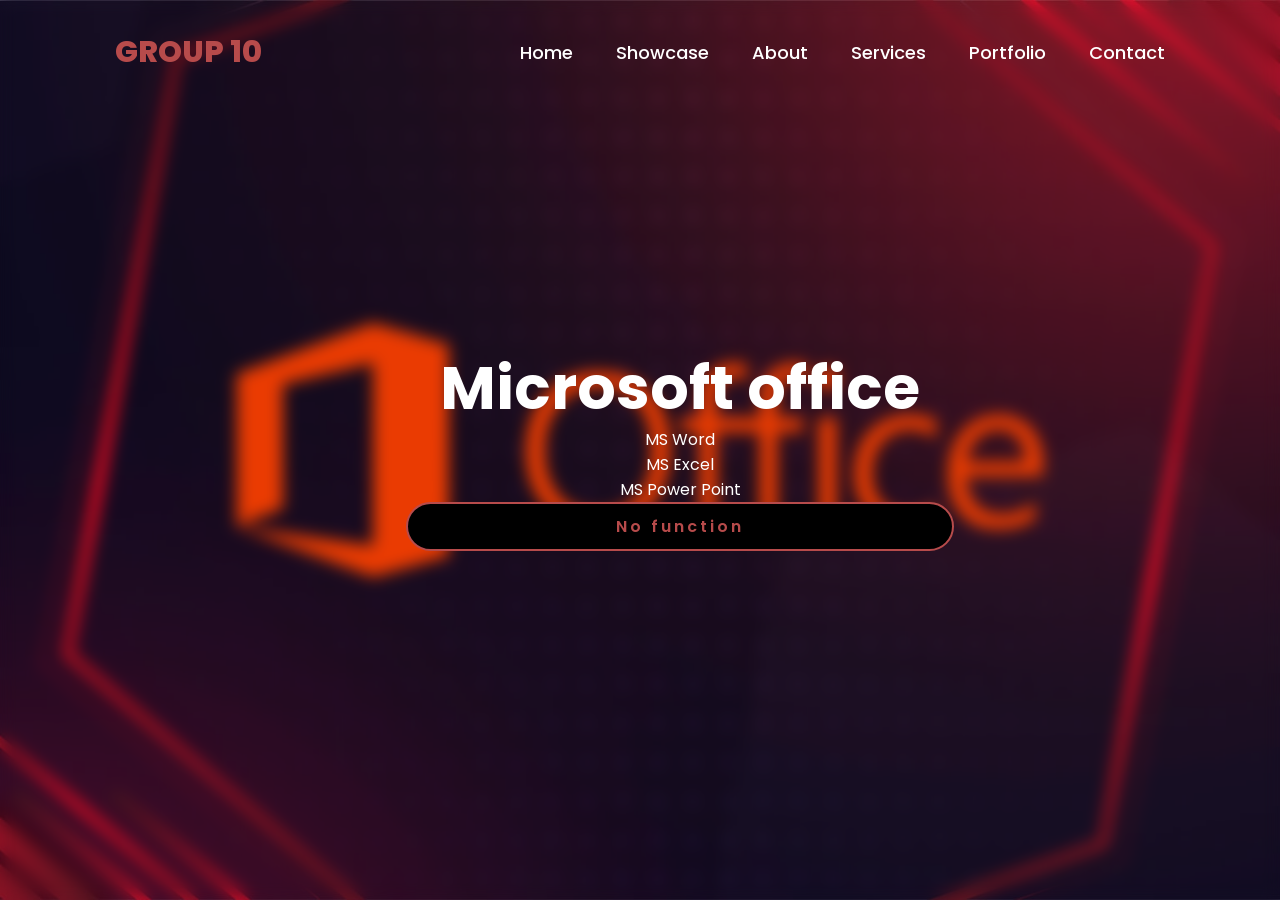
<file: index.html>
<!DOCTYPE html>
<html lang="en">
    
<head>
    <meta charset="UTF-8">
    <meta name="viewport" content="width=device-width, initial-scale=1.0">
    <link rel="stylesheet" href="https://cdnjs.cloudflare.com/ajax/libs/font-awesome/6.5.2/css/all.min.css">
    <link rel="stylesheet" href="style.css">
    <title>Portfolio Website</title>
</head>
<body>
    <header>
        <a href="#" class="logo">GROUP 10</a>
        <nav>
            <a href="#" class="active">Home</a>
            <a href="aboutcopy/about1page.html">Showcase</a>
            <a href="testimonialcopy/testi.html">About</a>
            <a href="#">Services</a>
            <a href="#">Portfolio</a>
            <a href="#">Contact</a>
        </nav>
    </header>
    <section class="home">
        <div class="home-img">
            <!-- <img src="fin_soporte_office.png" alt=""> -->
        </div>
        <div class="home-content">
            <div>
                 <h1>Microsoft office <span></span></h1>
            </div>
           
            <div>
                  <p>MS Word</p>
            <p> MS Excel </p>
            <p> MS Power Point</p>
            <div class="social-icons">

            </div>
           
          

                <!-- <a href="#"><i class="fa-brands fa-linkedin"></i></a>
                <a href="#"><i class="fa-brands fa-github"></i></a>
                <a href="#"><i class="fa-brands fa-x-twitter"></i></a>
                <a href="#"><i class="fa-brands fa-instagram"></i></a> -->
            </div>

            <div>
                     <a href="#" class="btn">No function</a>


            </div>
       
        </div>
    </section>
</body>
</html>
</file>
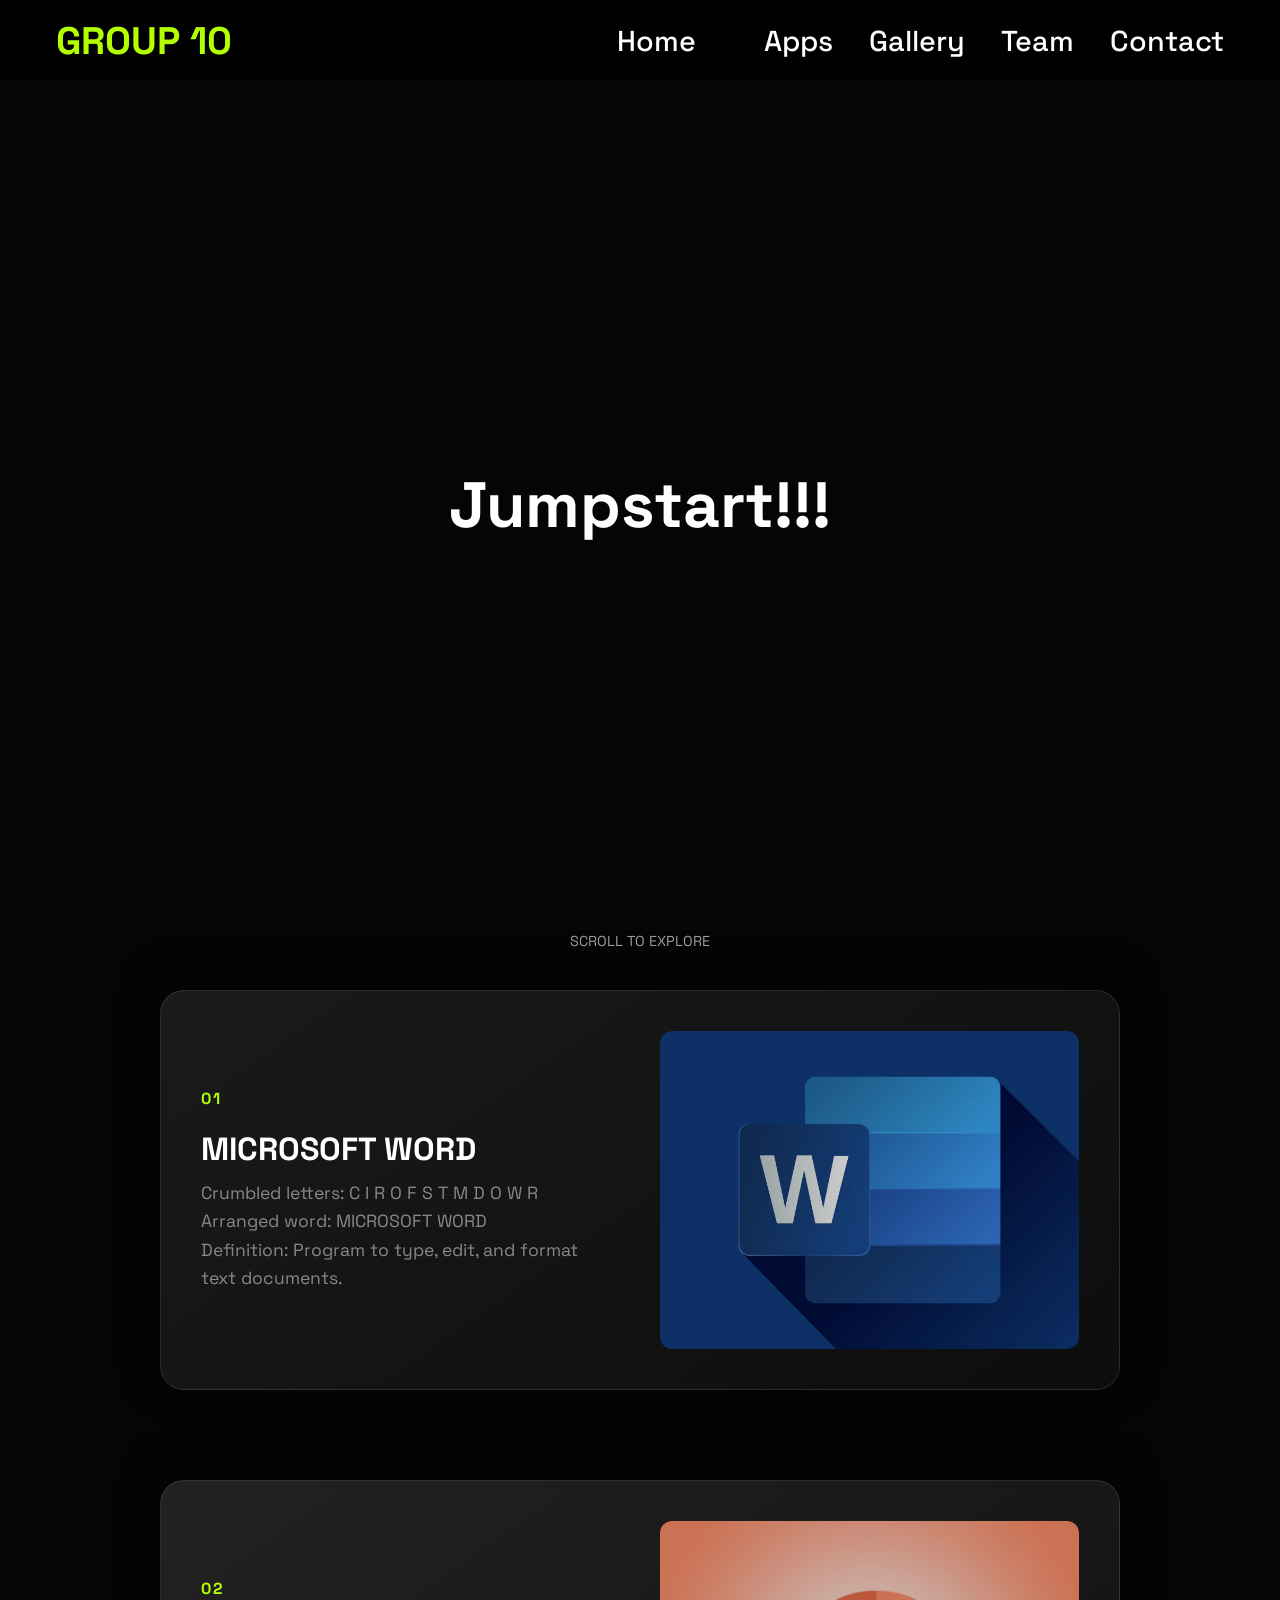
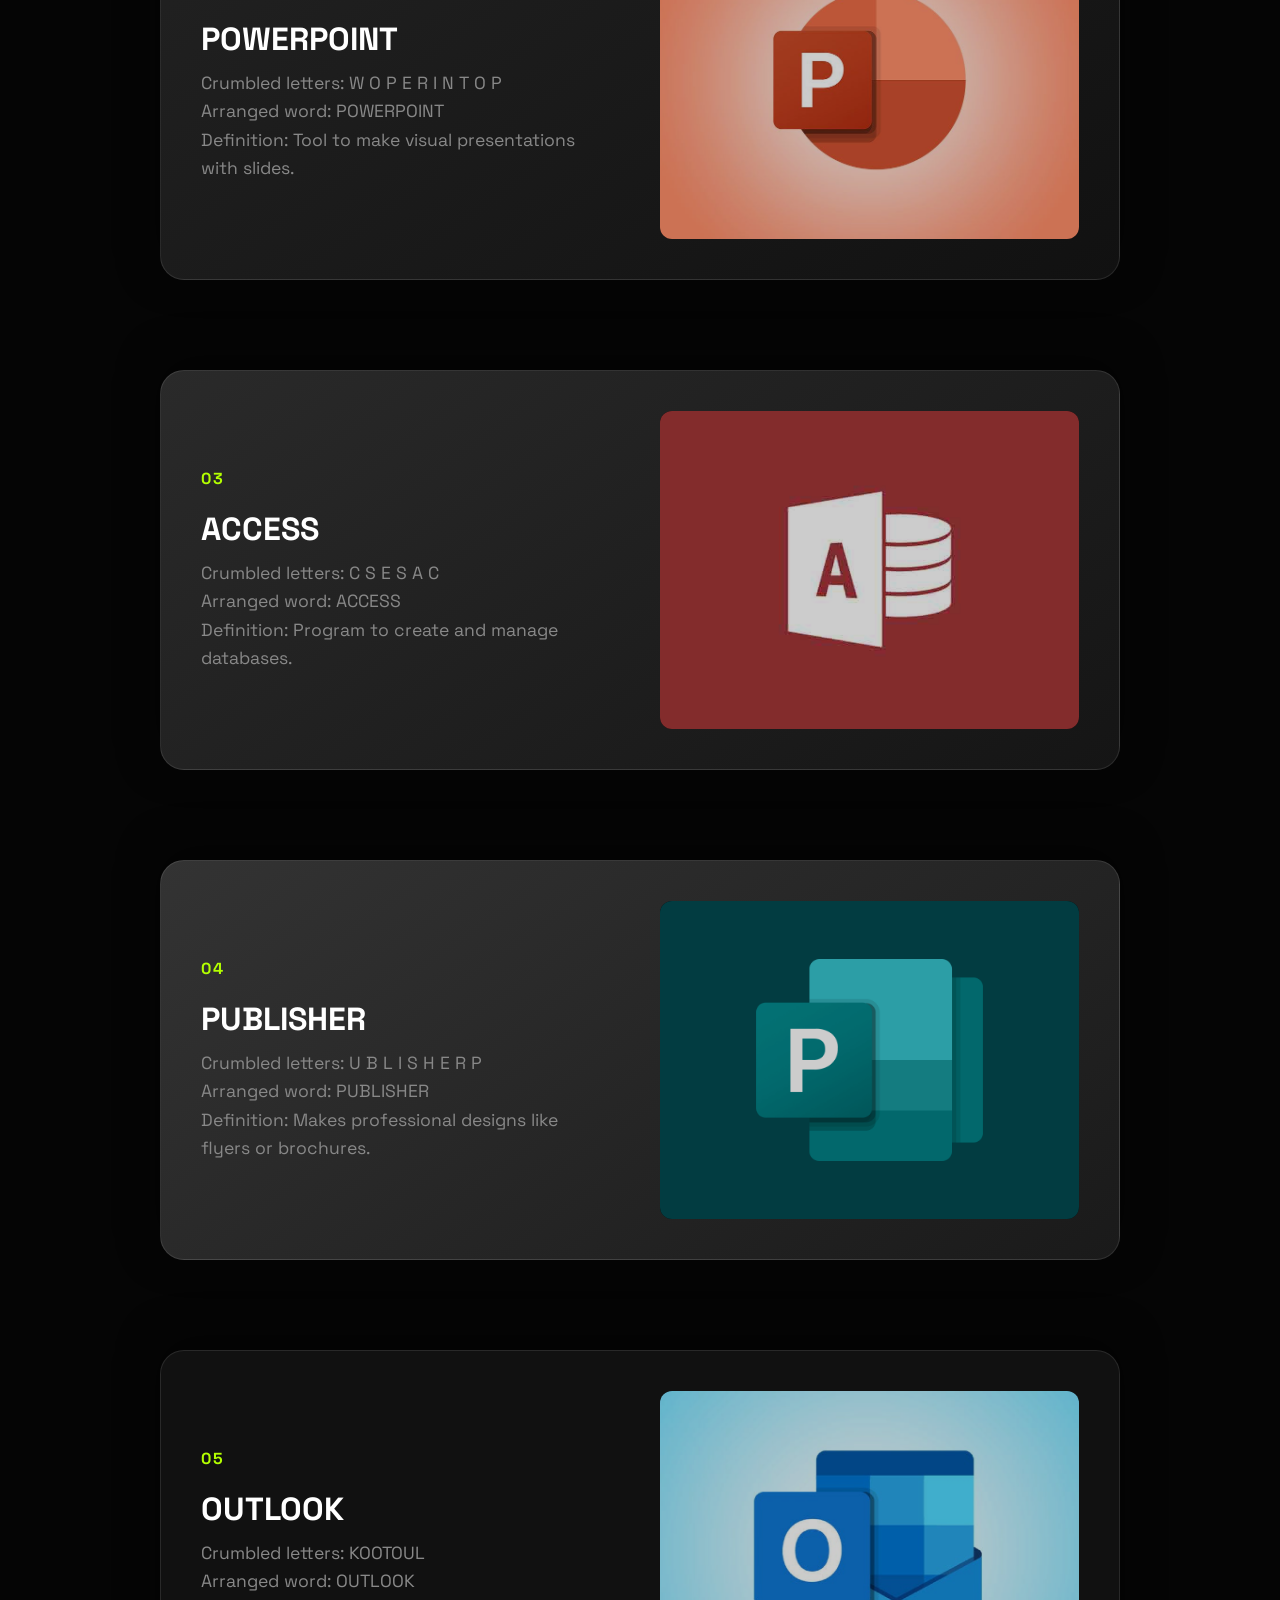
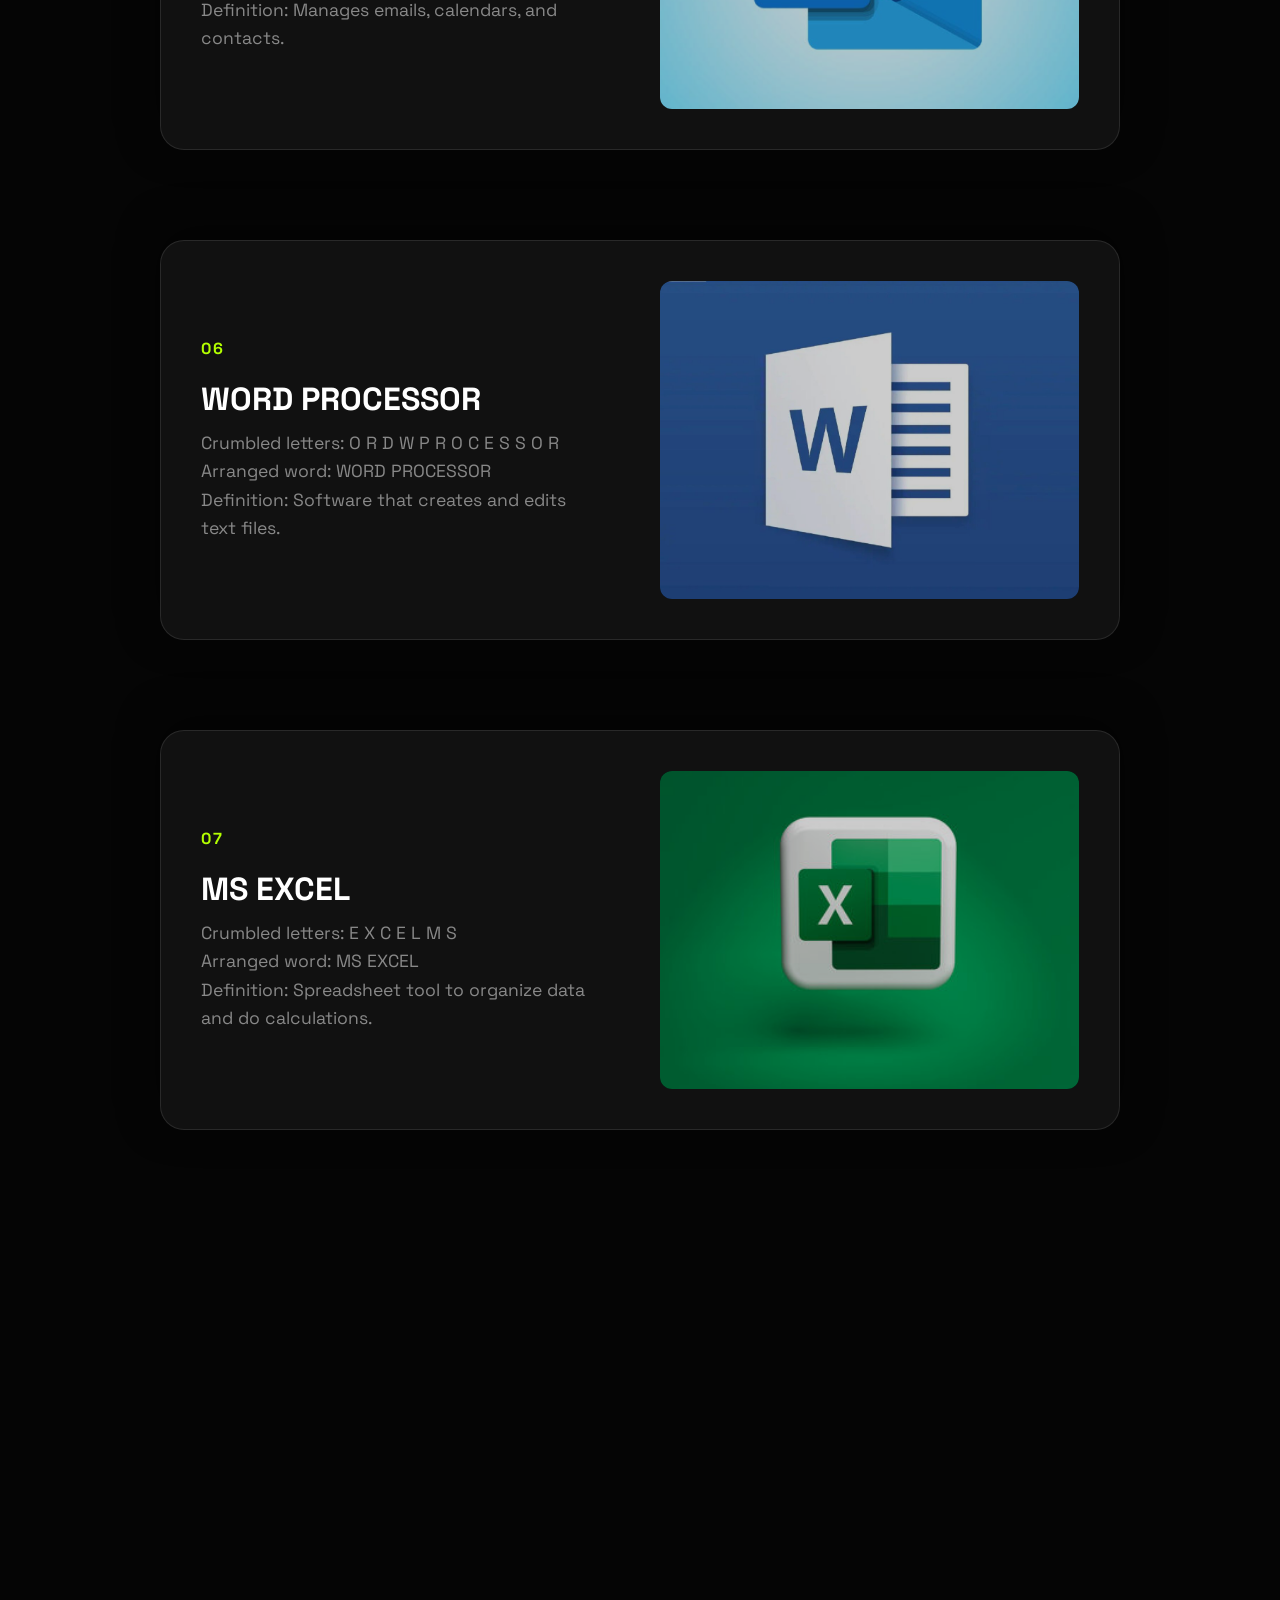
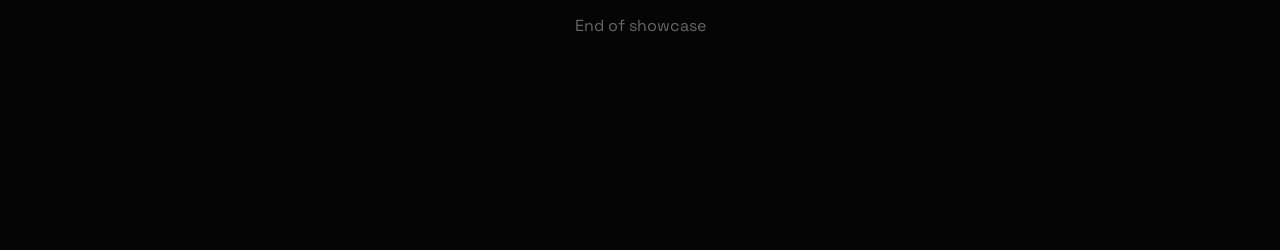
<file: temp2/index.html>
<!DOCTYPE html>
<html lang="en">

<head>
    <meta charset="UTF-8">
    <meta name="viewport" content="width=device-width, initial-scale=1.0">
    <title>Interactive Showcase</title>
    <link href="https://fonts.googleapis.com/css2?family=Space+Grotesk:wght@300;500;700&display=swap" rel="stylesheet">
    <link rel="stylesheet" href="style1.css">
</head>

<body>
        <header>
        <a href="#" class="logo">GROUP 10</a>
<nav>
    <a href="../index.html">Home</a>
    <a href="#" class="active"></a>
    <a href="#">Apps</a>
    <a href="#">Gallery</a>
    <a href="#">Team</a>
    <a href="#">Contact</a>
</nav>
    </header>

    <section class="hero">
        <h1 class="reveal-text">
            Jumpstart!!!
<br>
            <span> </span><br>
           
        </h1>
        <div class="scroll-indicator">SCROLL TO EXPLORE</div>
    </section>

    <div class="stack-area">

        <div class="card">
            <div class="card-content">
                <span class="card-num">01</span>
                <h2>MICROSOFT WORD
</h2>
                <p>Crumbled letters: C I R O F S T M D O W R</p>
                <p>Arranged word: MICROSOFT WORD</p>
                <p>Definition: Program to type, edit, and format text documents.</p>
            </div>
            <div class="card-img">
                <img src="cw_microsoft_office_365_word-100787162-orig.png"
                    alt="Abstract Art">
            </div>
        </div>

        <div class="card">
            <div class="card-content">
                <span class="card-num">02</span>
                <h2>POWERPOINT
</h2>
                <p>Crumbled letters: W O P E R I N T O P</p>
                <p>Arranged word: POWERPOINT</p>
                <p>Definition: Tool to make visual presentations with slides.</p>
            </div>
            <div class="card-img">
                <img src="microsoft-powerpoint-logo-new.png"
                    alt="Neon Light">
            </div>
        </div>

        <div class="card">
            <div class="card-content">
                <span class="card-num">03</span>
                <h2>ACCESS</h2>
                <p>Crumbled letters: C S E S A C</p>
                <p>Arranged word: ACCESS</p>
                <p>Definition: Program to create and manage databases.</p>
            </div>
            <div class="card-img">
                <img src="microsoft-access.png"
                    alt="Dark Texture">
            </div>
        </div>

        <div class="card">
            <div class="card-content">
                <span class="card-num">04</span>
                <h2>PUBLISHER</h2>
                <p>Crumbled letters: U B L I S H E R P</p>
                <p>Arranged word: PUBLISHER</p>
                <p>Definition: Makes professional designs like flyers or brochures.</p>
            </div>
            <div class="card-img">
                <img src="microsoft-publisher-icon@2x.png"
                    alt="Future Tech">
            </div>
        </div>

              <div class="card">
            <div class="card-content">
                <span class="card-num">05</span>
                <h2>OUTLOOK</h2>
                <p> Crumbled letters: KOOTOUL</p>
                <p>  Arranged word: OUTLOOK</p>
                <p>  Definition: Manages emails, calendars, and contacts.</p>
            </div>
            <div class="card-img">
                <img src="microsoft-outlook-logo-675.png"
                    alt="Future Tech">
            </div>
        </div>
              <div class="card">
            <div class="card-content">
                <span class="card-num">06</span>
                <h2>WORD PROCESSOR</h2>
                <p>  Crumbled letters: O R D W P R O C E S S O R</p>
                <p>Arranged word: WORD PROCESSOR</p>
                <p> Definition: Software that creates and edits text files.</p>
            </div>
            <div class="card-img">
                <img src="image (1).png"
                    alt="Future Tech">
            </div>
        </div>
              <div class="card">
            <div class="card-content">
                <span class="card-num">07</span>
                <h2>MS EXCEL</h2>
                <p> Crumbled letters: E X C E L M S</p>
                <p>  Arranged word: MS EXCEL </p>
                <p> Definition: Spreadsheet tool to organize data and do calculations.  </p>
            </div>
            <div class="card-img">
                <img src="360_F_488372355_uzXDGsXrnWr90jycPJOsT7rKVp54Qqyx.png"
                    alt="Future Tech">
            </div>
        </div>

        
    </div>

    <section class="hero" style="height: 50vh;">
        <p style="color: #666;">End of showcase</p>
    </section>

    <script src="script.js"></script>
</body>

</html>
</file>
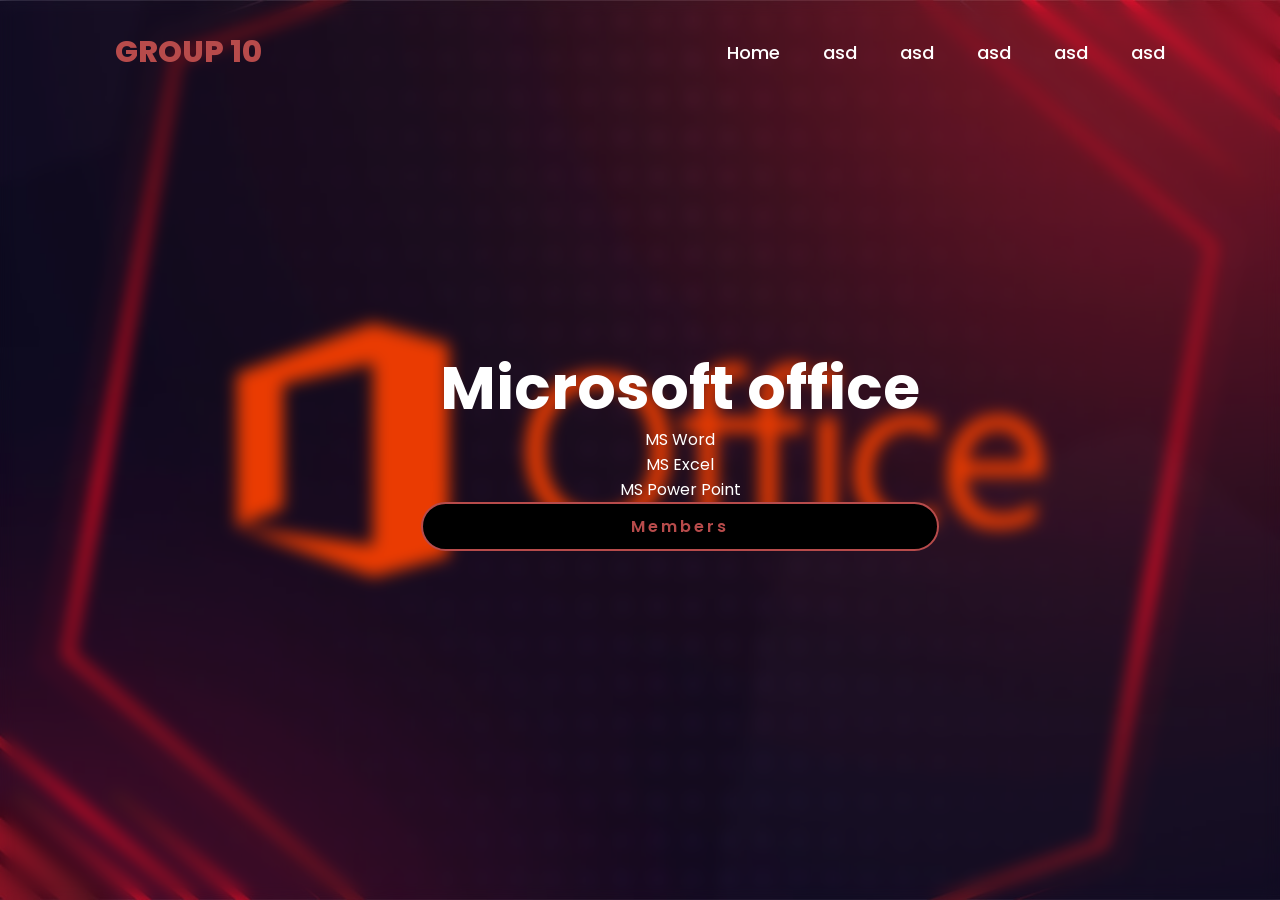
<file: mainasdcoverpage.html>
<!DOCTYPE html>
<html lang="en">
    
<head>
    <meta charset="UTF-8">
    <meta name="viewport" content="width=device-width, initial-scale=1.0">
    <link rel="stylesheet" href="https://cdnjs.cloudflare.com/ajax/libs/font-awesome/6.5.2/css/all.min.css">
    <link rel="stylesheet" href="style.css">
    <title>Portfolio Website</title>
</head>
<body>
    <header>
        <a href="#" class="logo">GROUP 10</a>
        <nav>
            <a href="#" class="active"> Home</a>
            <a href="temp2/index.html" >asd</a>
            <a href="#" >asd</a>
            <a href="" >asd</a>
            <a href="#" >asd</a>
            <a href="#" >asd</a>
        </nav>
    </header>
    <section class="home">
        <div class="home-img">
            <!-- <img src="fin_soporte_office.png" alt=""> -->
        </div>
        <div class="home-content">
            <div>
                 <h1>Microsoft office <span></span></h1>
            </div>
           
            <div>
                  <p>MS Word</p>
            <p> MS Excel </p>
            <p> MS Power Point</p>
            <div class="social-icons">

            </div>
           
          

                <!-- <a href="#"><i class="fa-brands fa-linkedin"></i></a>
                <a href="#"><i class="fa-brands fa-github"></i></a>
                <a href="#"><i class="fa-brands fa-x-twitter"></i></a>
                <a href="#"><i class="fa-brands fa-instagram"></i></a> -->
            </div>

            <div>
                     <a href="#" class="btn">Members</a>


            </div>
       
        </div>
    </section>
</body>
</html>
</file>
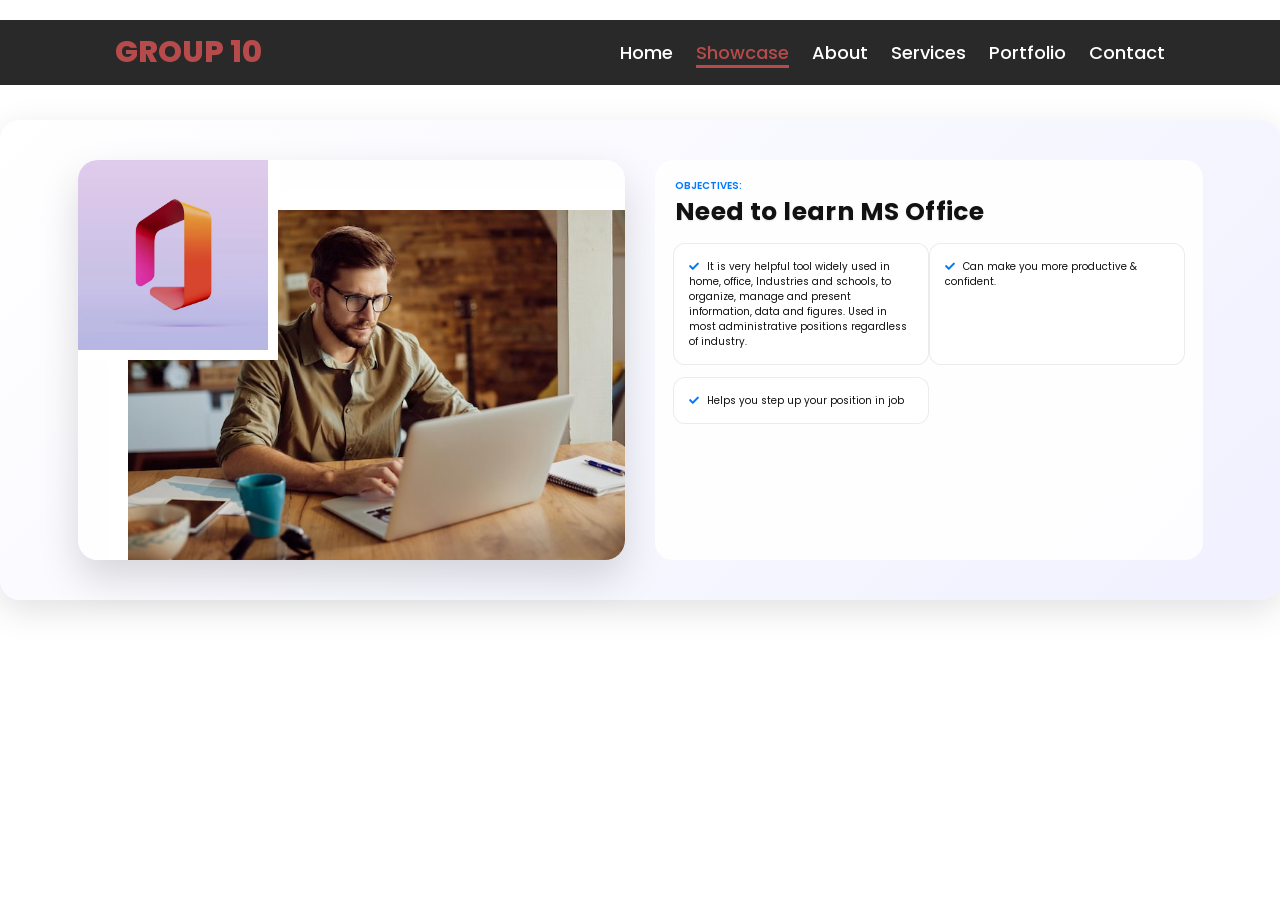
<file: aboutcopy/about1page.html>
<!DOCTYPE html>
<html lang="en">

<head>
    <meta charset="utf-8">
    <title> Group 10</title>
    <meta content="width=device-width, initial-scale=1.0" name="viewport">
    <meta content="" name="keywords">
    <meta content="" name="description">

    <!-- Favicon -->
    <link href="img/favicon.ico" rel="icon">

    <!-- Google Web Fonts -->
    <link rel="preconnect" href="https://fonts.googleapis.com">
    <link rel="preconnect" href="https://fonts.gstatic.com" crossorigin>
    <link href="https://fonts.googleapis.com/css2?family=Work+Sans:wght@400;500;600;700&display=swap" rel="stylesheet">

    <!-- Icon Font Stylesheet -->
    <link href="https://cdnjs.cloudflare.com/ajax/libs/font-awesome/5.10.0/css/all.min.css" rel="stylesheet">
    <link href="https://cdn.jsdelivr.net/npm/bootstrap-icons@1.4.1/font/bootstrap-icons.css" rel="stylesheet">

    <!-- Libraries Stylesheet -->
    <link href="lib/animate/animate.min.css" rel="stylesheet">
    <link href="lib/owlcarousel/assets/owl.carousel.min.css" rel="stylesheet">

    <!-- Customized Bootstrap Stylesheet -->
    <link href="css/bootstrap.min.css" rel="stylesheet">

    <!-- Template Stylesheet -->
    <link href="css/style.css" rel="stylesheet">
    <!-- Root group10 header style -->
    <link href="../style.css" rel="stylesheet">
    <style>
        body { overflow-x: hidden; }
        header { position: fixed; top: 0; left: 0; width: 100%; z-index: 1000; background-color: rgba(0, 0, 0, 0.84); }
        header .logo { color: #b74b4b; font-size: 3rem; font-weight: 800; }
        header nav a { color: #ffffff; font-size: 1.8rem; margin-left: 2rem; font-weight: 500; border-bottom: 3px solid transparent; }
        header nav a.active, header nav a:hover { color: #b74b4b; border-bottom: 3px solid #b74b4b; }
        .about-content-wrapper { padding-top: 120px; }
        .about-content-wrapper img { max-width: 100%; height: auto; }
        .about-content-wrapper, .about-content-wrapper h1, .about-content-wrapper h6, .about-content-wrapper p, .about-content-wrapper .col-sm-6 { color: #111 !important; }
        .about-content-wrapper .text-primary { color: #007bff !important; }
        .about-content-wrapper .container-fluid { background: linear-gradient(135deg, rgba(255,255,255,0.95), rgba(240,240,255,0.95)); border-radius: 20px; box-shadow: 0 10px 35px rgba(0,0,0,0.12); padding: 40px 20px; }
        .about-content-wrapper .col-lg-6 .h-100 { background: rgba(255,255,255,0.85); border-radius: 18px; padding: 20px; }
        .about-content-wrapper h1.display-6 { color: #2c3e50; font-weight: 700; letter-spacing: 0.4px; text-shadow: 0 1px 2px rgba(0,0,0,0.1); }
        .about-content-wrapper .row.g-2 .col-sm-6 { background: #fff; border-radius: 12px; border: 1px solid rgba(0,0,0,0.08); margin: 6px 0; padding: 15px; }
        .about-content-wrapper .fa-check { color: #1e90ff; }
        .about-content-wrapper .row.g-5 > .col-lg-6 .position-relative { border-radius: 20px; overflow: hidden; box-shadow: 0 18px 40px rgba(0,0,0,0.15); transition: transform 0.35s ease, box-shadow 0.35s ease; }
        .about-content-wrapper .row.g-5 > .col-lg-6 .position-relative:hover { transform: translateY(-6px) scale(1.015); box-shadow: 0 26px 55px rgba(0,0,0,0.22); }
        .about-content-wrapper .row.g-2 .col-sm-6:hover { background: linear-gradient(120deg, rgba(225,245,255,1), rgba(235,250,255,1)); border-color: rgba(30,144,255,0.35); transform: translateX(3px); transition: transform 0.25s ease, background 0.25s ease; }
        .about-content-wrapper .row.g-2 .col-sm-6:hover .fa-check { color: #0056b3; }
    </style>
</head>

<body>
        <header>
        <a href="../index.html" class="logo">GROUP 10</a>
        <nav>
            <a href="../index.html">Home</a>
            <a href="about1page.html"  class="active">Showcase</a>
            <a href="../testimonialcopy/testi.html">About</a>
            <a href="#">Services</a>
            <a href="#">Portfolio</a>
            <a href="#">Contact</a>
        </nav>
    </header>

    <!-- About Start -->
    <div class="about-content-wrapper">
    <div class="container-fluid py-6">
        <div class="container">
            <div class="row g-5">
                <div class="col-lg-6 wow fadeInUp" data-wow-delay="0.1s">
                    <div class="position-relative overflow-hidden ps-5 pt-5 h-100" style="min-height: 400px;">
                        <img class="position-absolute w-100 h-100" src="img/male-entrepreneur-working-computer-home_637285-12152.png" alt="" style="object-fit: cover;">
                        <img class="position-absolute top-0 start-0 bg-white pe-3 pb-3" src="img/still-1100a694109a967f39ed3f53a418e14c(1).png" alt="" style="width: 200px; height: 200px;">
                    </div>
                </div>
                <div class="col-lg-6 wow fadeInUp" data-wow-delay="0.5s">
                    <div class="h-100">
                        <h6 class="text-primary text-uppercase mb-2">Objectives: </h6>
                        <h1 class="display-6 mb-4">Need to learn MS Office</h1>
                       
                        <div class="row g-2 mb-4 pb-2">
                            <div class="col-sm-6">
                                <i class="fa fa-check text-primary me-2"></i> It is very helpful tool widely used in home, office, Industries and schools, to organize, manage and present information, data and figures.
Used in most administrative positions regardless of industry.
                            </div>
                            <div class="col-sm-6">
                                <i class="fa fa-check text-primary me-2"></i> Can make you more productive & confident.
                            </div>
                            <div class="col-sm-6">
                                <i class="fa fa-check text-primary me-2"></i> Helps you step up your position in job

                            </div>
                        
                        </div>
                    
                    </div>
                </div>
            </div>
        </div>
    </div>
    <!-- About End -->

      <!-- add testimonial here -->
       

      <!-- end testimonial here -->



    <!-- JavaScript Libraries -->
    <script src="https://code.jquery.com/jquery-3.4.1.min.js"></script>
    <script src="https://cdn.jsdelivr.net/npm/bootstrap@5.0.0/dist/js/bootstrap.bundle.min.js"></script>
    <script src="lib/wow/wow.min.js"></script>
    <script src="lib/easing/easing.min.js"></script>
    <script src="lib/waypoints/waypoints.min.js"></script>
    <script src="lib/owlcarousel/owl.carousel.min.js"></script>

    <!-- Template Javascript -->
    <script src="js/main.js"></script>
</body>

</html>
</file>
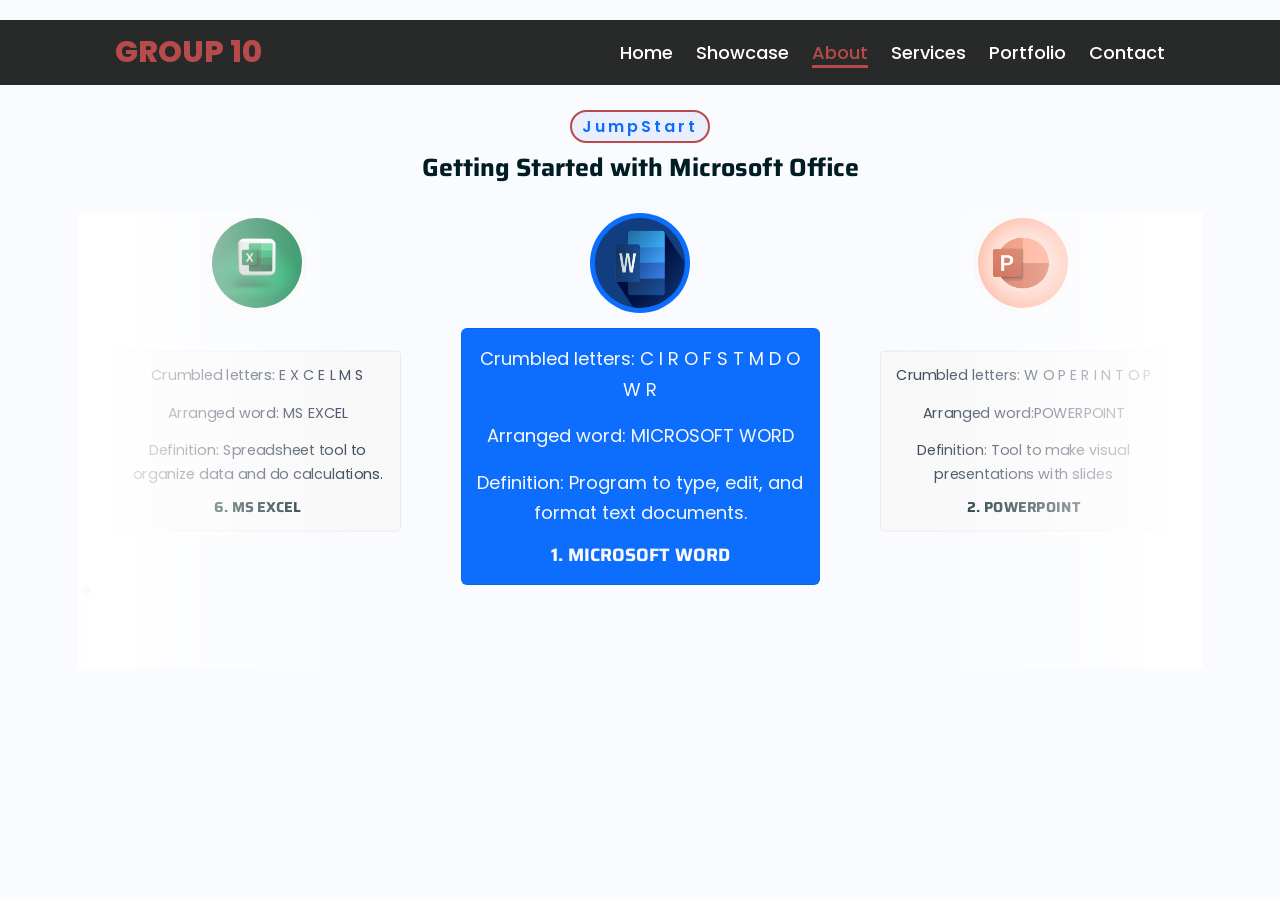
<file: testimonialcopy/testi.html>
<!DOCTYPE html>
<html lang="en">

<head>
    <meta charset="utf-8">
    <title>Group 10</title>
    <meta content="width=device-width, initial-scale=1.0" name="viewport">

    <!-- Favicon -->
    <link href="img/favicon.ico" rel="icon">

    <!-- Google Web Fonts -->
    <link rel="preconnect" href="https://fonts.googleapis.com">
    <link rel="preconnect" href="https://fonts.gstatic.com" crossorigin>
    <link href="https://fonts.googleapis.com/css2?family=Inter:wght@400;500;600&family=Saira:wght@500;600;700&display=swap" rel="stylesheet">

    <!-- Icon Font Stylesheet -->
    <link href="https://cdnjs.cloudflare.com/ajax/libs/font-awesome/5.10.0/css/all.min.css" rel="stylesheet">
    <link href="https://cdn.jsdelivr.net/npm/bootstrap-icons@1.4.1/font/bootstrap-icons.css" rel="stylesheet">

    <!-- Libraries Stylesheet -->
    <link href="lib/animate/animate.min.css" rel="stylesheet">
    <link href="lib/owlcarousel/assets/owl.carousel.min.css" rel="stylesheet">

    <!-- Bootstrap & Template Styles -->
    <link href="css/bootstrap.min.css" rel="stylesheet">
    <link href="css/style.css" rel="stylesheet">
    <link href="style.css" rel="stylesheet">
        <link href="../style.css" rel="stylesheet">


    <style>
        body { overflow-x: hidden; }
        header { position: fixed; top: 0; left: 0; width: 100%; z-index: 1000; background-color: rgba(0, 0, 0, 0.84); }
        header .logo { color: #b74b4b; font-size: 3rem; font-weight: 800; }
        header nav a { color: #ffffff; font-size: 1.8rem; margin-left: 2rem; font-weight: 500; border-bottom: 3px solid transparent; }
        header nav a.active, header nav a:hover { color: #b74b4b; border-bottom: 3px solid #b74b4b; }
        .about-content-wrapper { padding-top: 120px; }
        .about-content-wrapper img { max-width: 100%; height: auto; }
        .about-content-wrapper, .about-content-wrapper h1, .about-content-wrapper h6, .about-content-wrapper p, .about-content-wrapper .col-sm-6 { color: #111 !important; }
        .about-content-wrapper .text-primary { color: #007bff !important; }
        .about-content-wrapper .container-fluid { background: linear-gradient(135deg, rgba(255,255,255,0.95), rgba(240,240,255,0.95)); border-radius: 20px; box-shadow: 0 10px 35px rgba(0,0,0,0.12); padding: 40px 20px; }
        .about-content-wrapper .col-lg-6 .h-100 { background: rgba(255,255,255,0.85); border-radius: 18px; padding: 20px; }
        .about-content-wrapper h1.display-6 { color: #2c3e50; font-weight: 700; letter-spacing: 0.4px; text-shadow: 0 1px 2px rgba(0,0,0,0.1); }
        .about-content-wrapper .row.g-2 .col-sm-6 { background: #fff; border-radius: 12px; border: 1px solid rgba(0,0,0,0.08); margin: 6px 0; padding: 15px; }
        .about-content-wrapper .fa-check { color: #1e90ff; }
        .about-content-wrapper .row.g-5 > .col-lg-6 .position-relative { border-radius: 20px; overflow: hidden; box-shadow: 0 18px 40px rgba(0,0,0,0.15); transition: transform 0.35s ease, box-shadow 0.35s ease; }
        .about-content-wrapper .row.g-5 > .col-lg-6 .position-relative:hover { transform: translateY(-6px) scale(1.015); box-shadow: 0 26px 55px rgba(0,0,0,0.22); }
        .about-content-wrapper .row.g-2 .col-sm-6:hover { background: linear-gradient(120deg, rgba(225,245,255,1), rgba(235,250,255,1)); border-color: rgba(30,144,255,0.35); transform: translateX(3px); transition: transform 0.25s ease, background 0.25s ease; }
        .about-content-wrapper .row.g-2 .col-sm-6:hover .fa-check { color: #0056b3; }

        /* Increase text size for testimonial cards */
        .testimonial-text p,
        .testimonial-text h5 {
            font-size: large;
        }
    </style>






</head>

<body>
       <header>
        <a href="../index.html" class="logo">GROUP 10</a>
        <nav>
            <a href="../index.html">Home</a>
            <a href="../aboutcopy/about1page.html"  >Showcase</a>
            <a href="#" class="active"class="active">About</a>
            <a href="#">Services</a>
            <a href="#">Portfolio</a>
            <a href="#">Contact</a>
        </nav>
    </header>


    
    <!-- Testimonial Start -->
    <section class="testimonial-section">
        <div class="container-xxl py-5">
            <div class="container">
                <div class="text-center mx-auto mb-5 wow fadeInUp testimonial-title" data-wow-delay="0.1s" style="max-width: 500px;">
                    <button type="button" class="btn btn-outline-primary rounded-pill py-1 px-3 mb-3" data-bs-toggle="modal" data-bs-target="#jumpStartModal">JumpStart</button>
                    <h1 class="display-6 mb-5">Getting Started with Microsoft Office</h1>
                </div>
                <div class="owl-carousel testimonial-carousel wow fadeInUp" data-wow-delay="0.1s">
                    <div class="testimonial-item text-center">
                        <img class="img-fluid bg-light rounded-circle p-2 mx-auto mb-4" src="img/cw_microsoft_office_365_word-100787162-orig.png" style="width: 100px; height: 100px;">
                        <div class="testimonial-text rounded text-center p-4">
                            <p>Crumbled letters: C I R O F S T M D O W R</p>
                            <p>Arranged word: MICROSOFT WORD</p>
                            <p>Definition: Program to type, edit, and format text documents.</p>
                            <h5 class="mb-1">1. MICROSOFT WORD</h5>
                            
                        </div>
                    </div>
                    <div class="testimonial-item text-center">
                        <img class="img-fluid bg-light rounded-circle p-2 mx-auto mb-4" src="img/microsoft-powerpoint-logo-new(1).png" style="width: 100px; height: 100px;">
                        <div class="testimonial-text rounded text-center p-4">
                                     <p>Crumbled letters: W O P E R I N T O P</p>
                            <p>Arranged word:POWERPOINT</p>
                            <p>Definition:  Tool to make visual presentations with slides</p>
                            <h5 class="mb-1">2. POWERPOINT</h5>
                        </div>
                    </div>
                    <div class="testimonial-item text-center">
                        <img class="img-fluid bg-light rounded-circle p-2 mx-auto mb-4" src="img/Access_inverted.png" style="width: 100px; height: 100px;">
                        <div class="testimonial-text rounded text-center p-4">
                                      <p>Crumbled letters: C S E S A C</p>
                            <p>Arranged word: ACCESS</p>
                            <p>Definition: Program to create and manage databases.</p>
                            <h5 class="mb-1">3. ACCESS</h5>
                        </div>
                    </div>

                          <div class="testimonial-item text-center">
                        <img class="img-fluid bg-light rounded-circle p-2 mx-auto mb-4" src="img/microsoft-publisher-icon@2x(1).png" style="width: 100px; height: 100px;">
                        <div class="testimonial-text rounded text-center p-4">
                                  <p>Crumbled letters: U B L I S H E R P</p>
                            <p>Arranged word: PUBLISHER</p>
                            <p>Definition: Makes professional designs like flyers or brochures.</p>
                            <h5 class="mb-1">4. PUBLISHER</h5>
                        </div>
                    </div>

                            <div class="testimonial-item text-center">
                        <img class="img-fluid bg-light rounded-circle p-2 mx-auto mb-4" src="img/microsoft-outlook-logo-675(1).png" style="width: 100px; height: 100px;">
                        <div class="testimonial-text rounded text-center p-4">
                                  <p>Crumbled letters: KOOTOUL</p>
                            <p> Arranged word: OUTLOOK</p>
                            <p> Definition: Manages emails, calendars, and contacts.</p>
                            <h5 class="mb-1">4.  OUTLOOKR</h5>
                        </div>
                    </div>

                            <div class="testimonial-item text-center">
                        <img class="img-fluid bg-light rounded-circle p-2 mx-auto mb-4" src="img/image (1).png" style="width: 100px; height: 100px;">
                        <div class="testimonial-text rounded text-center p-4">
                                  <p>Crumbled letters: O R D W P R O C E S S O R</p>
                            <p>Arranged word: WORD PROCESSOR</p>
                            <p>Definition: Software that creates and edits text files.</p>
                            <h5 class="mb-1">5. WORD PROCESSOR</h5>
                        </div>
                    </div>

                            <div id= "textstyle"class="testimonial-item text-center">
                        <img class="img-fluid bg-light rounded-circle p-2 mx-auto mb-4" src="img/360_F_488372355_uzXDGsXrnWr90jycPJOsT7rKVp54Qqyx.png" style="width: 100px; height: 100px;">
                        <div class="testimonial-text rounded text-center p-4">
                                  <p> Crumbled letters: E X C E L M S</p>
                            <p>Arranged word: MS EXCEL</p>
                            <p> Definition: Spreadsheet tool to organize data and do calculations.</p>
                            <h5 class="mb-1">6. MS EXCEL</h5>
                        </div>
                    </div>



                </div>
            </div>
        </div>
    </section>
    <!-- Testimonial End -->

    <!-- JavaScript Libraries -->
    <script src="https://code.jquery.com/jquery-3.4.1.min.js"></script>
    <script src="https://cdn.jsdelivr.net/npm/bootstrap@5.0.0/dist/js/bootstrap.bundle.min.js"></script>
    <script src="lib/wow/wow.min.js"></script>
    <script src="lib/easing/easing.min.js"></script>
    <script src="lib/waypoints/waypoints.min.js"></script>
    <script src="lib/owlcarousel/owl.carousel.min.js"></script>
    <script src="lib/parallax/parallax.min.js"></script>

    <!-- Local Testimonial init -->
    <script src="script.js"></script>

    <!-- JumpStart Modal -->
    <div class="modal fade" id="jumpStartModal" tabindex="-1" aria-labelledby="jumpStartModalLabel" aria-hidden="true">
      <div class="modal-dialog modal-dialog-centered modal-lg">
        <div class="modal-content">
          <div class="modal-header">
            <h5 class="modal-title" id="jumpStartModalLabel">JumpStart:Getting Started with Microsoft Office</h5>
            <button type="button" class="btn-close"  ></button>
          </div>
          <div class="modal-body">
            <p><strong>Objective:</strong> Learn Microsoft Word, Excel, PowerPoint, Access, Publisher, and Outlook with practical examples.</p>
           <p class="modal-text">MS office is a set of products developed by Microsoft, it includes Microsoft word, Excel, Power Point, Access, Publisher and Outlook. Each program serves a different purpose  and is compatible with other programs include in the package.
MS Word is a Word Processor. (Application software). Word processor is a computer application used for the production of potentially printable material
</p>
           
          </div>
          <div class="modal-footer">

            <button type="button" class="btn btn-primary" data-bs-dismiss="modal">Got it!</button>
          </div>
        </div>
      </div>
    </div>
</body>

</html>
</file>
<file: style.css>
@import url('https://fonts.googleapis.com/css2?family=Poppins:wght@100;200;300;400;500;600&display=swap');

*{
    margin: 0;
    padding: 0;
    box-sizing: border-box;
    text-decoration: none;
    border: none;
    outline: none;
    font-family: 'Poppins', sans-serif;
}

html{
    font-size: 62.5%;
}

body{
    width: 100%;
    height: 100vh;
    overflow-x: hidden;
  
    color: white;
}

header{
    margin-top: 20px;
    position: fixed;
    top: 0;
    left: 0;
    width: 100%;
    padding: 1rem 9%;
    background-color: transparent;
    filter: drop-shadow(10px);
    display: flex;
    justify-content: space-between;
    align-items: center;
    z-index: 100;
}

.logo{
    font-size: 3rem;
    color: #b74b4b;
    font-weight: 800;
    cursor: pointer;
    transition: 0.5s ease;
}

.logo:hover{
    transform: scale(1.1);
}

nav a{
    font-size: 1.8rem;
    color: white;
    margin-left: 4rem;
    font-weight: 500;
    transition: 0.3s ease;
    border-bottom: 3px solid transparent;
}

nav a:hover{
        color: #b74b4b;
    border-bottom: 3px solid #b74b4b;
}
/* nav a.active{
    color: #b74b4b;
    border-bottom: 3px solid #b74b4b;
} */

@media(max-width:995px){
    nav{
        position: absolute;
        display: none;
        top: 0;
        right: 0;
        width: 40%;
        border-left: 3px solid #b74b4b;
        border-bottom: 3px solid #b74b4b;
        border-bottom-left-radius: 2rem;
        padding: 1rem solid;
        background-color: #161616;
        border-top: 0.1rem solid rgba(0,0,0,0.1);
    }

    nav.active{
        display: block;
    }

    nav a{
        display: block;
        font-size: 2rem;
        margin: 3rem 0;
    }

    nav a:hover,
    nav a.active{
        padding: 1rem;
        border-radius: 0.5rem;
        border-bottom: 0.5rem solid #b74b4b;
    }
}

section{
    min-height: 100vh;
    padding: 5rem 9% 5rem;
}

.home{
    position: relative;
    display: flex;
    justify-content: center;
    align-items: center;
    gap: 8rem;
    background-image: url("fin_soporte_office.png");
    background-size: cover;
    background-position: center;
    z-index: 1;
}

.home .home-content h1{
    font-size: 6rem;
    font-weight: 700;
    line-height: 1.3;
}
.home-content {
   display: flex;
    flex-direction: column;
    align-items: center;
   
}

span{
    color: #b74b4b;
}

.home-content h3{
    font-size: 4rem;
    margin-bottom: 1rem;
    font-weight: 700;
}

.home::before{
    content: "";
    position: absolute;
    top: 0;
    left: 0;
    width: 100%;
    height: 100%;
    background-image: url("fin_soporte_office.png");
    background-size: cover;
    background-position: center;
    filter: blur(8px);
    z-index: -1;
}

.home-content p{
    font-size: 1.6rem;
text-align: center;
}

.home-img{
    border-radius: 50%;
}

.home-img img{
    position: relative;
    width: 32vw;
    border-radius: 50%;
    box-shadow: 0 0 25px solid #b74b4b;
    cursor: pointer;
    transition: 0.2s linear;
}

.home-img img:hover{
    font-size: 1.8rem;
    font-weight: 500;
}
.textstyle{
    font-size: large;
}

.social-icons a{
    display: inline-flex;
    justify-content: center;
    align-items: center;
    width: 4rem;
    height: 4rem;
    background-color: transparent;
    border: 0.2rem solid #b74b4b;
    font-size: 2rem;
    border-radius: 50%;
    margin: 3rem 1.5rem 3rem 0;
    transition: 0.3s ease;
    color: #b74b4b;
}

.social-icons a:hover{
    color: black;
    transform: scale(1.3) translateY(-5px);
    background-color: #b74b4b;
    box-shadow: 0  0 25px #b74b4b;
}

.btn{
    display: inline-block;
    padding: 1rem 20.8rem;
    background-color: black;
    border-radius: 4rem;
    font-size: 1.6rem;
    color: #b74b4b;
    letter-spacing: 0.3rem;
    font-weight: 600;
    border: 2px solid #b74b4b;
    transition: 0.3s ease;
    cursor: pointer;
    
}

.btn:hover{
    transform: scale3d(1.03);
    background-color: #b74b4b;
    color: black;
    box-shadow: 0 0 25px #b74b4b;
}

.typing-text{
    font-size: 34px;
    font-weight: 600;
    min-width: 280px;
}

.typing-text span{
    position: relative;
}

.typing-text span::before{
    content: "software Developer";
    color: #b74b4b;
    animation: words 20s infinite;
}

.typing-text span::after{
    content: "";
    background-color: black;
    position: absolute;
    width: calc(100% + 8px);
    height: 100%;
    border-left: 3px solid black;
    right: -8;
    animation: cursor 0.6s infinite;
}

@keyframes cursor{
    to{
        border-left: 3px solid #b74b4b;
    }
}

@keyframes words{
    0%, 20%{
        content: "Web Developer";
    }
    21%, 40%{
        content: "Developer";
    }
    41%, 60%{
        content: "Web Designer";
    }
    61%, 80%{
        content: "Youtuber";
    }
    81%, 100%{
        content: "Script Writer";
    }
}

@media (max-width: 1000px){
    .home{
        gap: 4rem;
    }
}

@media(max-width:995px){
    .home{
        flex-direction: column;
        margin: 5rem 4rem;
    }

    .home .home-content h3{
        font-size: 2.5rem;
    }

    .home-content h1{
        font-size: 5rem;
         margin-bottom: 0;
    }

    .home-img img{
        width: 70vw;
        margin-top: 4rem;
    }
}
</file>
<file: temp2/style1.css>
:root {
    --bg-color: #050505;
    --card-bg: #111;
    --accent: #b3ff00;
    --text: #fff;
}

* {
    margin: 0;
    padding: 0;
    box-sizing: border-box;
}

body {
    background-color: var(--bg-color);
    color: var(--text);
    font-family: 'Space Grotesk', sans-serif;
    overflow-x: hidden;
    padding-top: 90px;
}

header {
    position: fixed;
    top: 0;
    left: 0;
    width: 100%;
    padding: 1rem 3.5rem;
    display: flex;
    justify-content: space-between;
    align-items: center;
    background-color: rgba(0, 0, 0, 0.65);
    z-index: 1000;
}

.logo {
    color: var(--accent);
    font-size: 2.4rem;
    font-weight: 700;
    text-decoration: none;
}

nav a {
    margin-left: 2rem;
    color: var(--text);
    text-decoration: none;
    font-size: 1.8rem;
    font-weight: 500;
    transition: color 0.2s ease, border-bottom 0.3s ease;
    border-bottom: 3px solid transparent;
    padding: 0.3rem 0;
}

nav a:hover,
nav a.active {
    color: var(--accent);
    border-bottom: 3px solid var(--accent);
}


.hero {
    height: 100vh;
    display: flex;
    justify-content: center;
    align-items: center;
    flex-direction: column;
    position: relative;
    z-index: 1;
    padding: 0 20px;
}

.reveal-text {
    font-size: 5vw;
    line-height: 1.1;
    text-align: center;
    clip-path: polygon(0 100%, 100% 100%, 100% 100%, 0% 100%);
    opacity: 0;
    transform: translateY(50px);
    animation: textReveal 1.2s cubic-bezier(0.16, 1, 0.3, 1) forwards;
}

.reveal-text span {
    color: var(--accent);
}

.scroll-indicator {
    position: absolute;
    bottom: 40px;
    font-size: 0.9rem;
    opacity: 0.6;
    animation: bounce 2s infinite;
}


.stack-area {
    padding-bottom: 20vh;
    max-width: 1000px;
    margin: 0 auto;
    position: relative;
    padding-left: 20px;
    padding-right: 20px;
}


.card {
    height: 400px;
    position: sticky;
    top: 15vh;
    

    background: var(--card-bg);
    border: 1px solid rgba(255, 255, 255, 0.1);
    border-radius: 24px;
    padding: 40px;
    margin-bottom: 10vh;

    display: flex;
    align-items: center;
    justify-content: space-between;
    overflow: hidden;

    backdrop-filter: blur(10px);
    box-shadow: 0 -10px 40px rgba(0, 0, 0, 0.5);

    transform-origin: center top;
    transition: transform 0.3s ease-out, filter 0.3s ease-out;
    will-change: transform;
    
}


.card:nth-child(1) {
    background: linear-gradient(145deg, #1a1a1a, #0d0d0d);
}

.card:nth-child(2) {
    background: linear-gradient(145deg, #222, #111);
}

.card:nth-child(3) {
    background: linear-gradient(145deg, #2a2a2a, #151515);
}

.card:nth-child(4) {
    background: linear-gradient(145deg, #333, #1a1a1a);
}

.card-content {
    flex: 1;
    padding-right: 40px;
    z-index: 2;
}

.card h2 {
    font-size: 2rem;
    margin-bottom: 10px;
    text-transform: uppercase;
}

.card-num {
    font-size: 1rem;
    color: var(--accent);
    margin-bottom: 20px;
    display: block;
    font-weight: bold;
    letter-spacing: 2px;
}

.card p {
    font-size: 1.1rem;
    color: #888;
    max-width: 400px;
    line-height: 1.6;
}

.card-img {
    flex: 1;
    height: 100%;
    background: #000;
    border-radius: 12px;
    position: relative;
    overflow: hidden;
}

.card-img img {
    width: 100%;
    height: 100%;
    object-fit: cover;
    opacity: 0.8;
    transition: transform 0.6s ease;
}

.card:hover .card-img img {
    transform: scale(1.1);
    opacity: 1;
}


@keyframes textReveal {
    to {
        clip-path: polygon(0 0, 100% 0, 100% 100%, 0% 100%);
        opacity: 1;
        transform: translateY(0);
    }
}

@keyframes bounce {

    0%,
    20%,
    50%,
    80%,
    100% {
        transform: translateY(0);
    }

    40% {
        transform: translateY(-10px);
    }

    60% {
        transform: translateY(-5px);
    }
}


@media (max-width: 768px) {
    .hero {
        padding: 0 15px;
    }

    .reveal-text {
        font-size: 3rem;
    }



    .card {
        flex-direction: column;
        
        height: auto;
        min-height: 60vh;
        
        padding: 24px;
        top: 10vh;
        
        margin-bottom: 5vh;
        
    }

    .card-content {
        padding-right: 0;
        margin-bottom: 24px;
        flex: 0;
    }

    .card h2 {
        font-size: 4rem;
    }

    .card p {
        font-size: 1rem;
    }

    .card-img {
        height: 250px;
        
        width: 100%;
        flex: 0 0 auto;
    }
}
</file>
<file: aboutcopy/css/style.css>
/********** Template CSS **********/
:root {
    --primary: #F3BD00;
    --secondary: #757575;
    --light: #F3F6F8;
    --dark: #0C2B4B;
}

.py-6 {
    padding-top: 6rem;
    padding-bottom: 6rem;
}

.my-6 {
    margin-top: 6rem;
    margin-bottom: 6rem;
}

.back-to-top {
    position: fixed;
    display: none;
    right: 30px;
    bottom: 30px;
    z-index: 99;
}


/*** Spinner ***/
#spinner {
    opacity: 0;
    visibility: hidden;
    transition: opacity .5s ease-out, visibility 0s linear .5s;
    z-index: 99999;
}

#spinner.show {
    transition: opacity .5s ease-out, visibility 0s linear 0s;
    visibility: visible;
    opacity: 1;
}


/*** Button ***/
.btn {
    font-weight: 500;
    transition: .5s;
}

.btn.btn-primary,
.btn.btn-outline-primary:hover {
    color: #FFFFFF;
}

.btn-square {
    width: 38px;
    height: 38px;
}

.btn-sm-square {
    width: 32px;
    height: 32px;
}

.btn-lg-square {
    width: 48px;
    height: 48px;
}

.btn-square,
.btn-sm-square,
.btn-lg-square {
    padding: 0;
    display: flex;
    align-items: center;
    justify-content: center;
    font-weight: normal;
}


/*** Navbar ***/
.navbar.sticky-top {
    top: -100px;
    transition: .5s;
}

.navbar .navbar-brand,
.navbar a.btn {
    height: 80px
}

.navbar .navbar-nav .nav-link {
    margin-right: 30px;
    padding: 25px 0;
    color: var(--dark);
    font-weight: 500;
    text-transform: uppercase;
    outline: none;
}

.navbar .navbar-nav .nav-link:hover,
.navbar .navbar-nav .nav-link.active {
    color: var(--primary);
}

.navbar .dropdown-toggle::after {
    border: none;
    content: "\f107";
    font-family: "Font Awesome 5 Free";
    font-weight: 900;
    vertical-align: middle;
    margin-left: 8px;
}

@media (max-width: 991.98px) {
    .navbar .navbar-nav .nav-link  {
        margin-right: 0;
        padding: 10px 0;
    }

    .navbar .navbar-nav {
        border-top: 1px solid #EEEEEE;
    }
}

@media (min-width: 992px) {
    .navbar .nav-item .dropdown-menu {
        display: block;
        border: none;
        margin-top: 0;
        top: 150%;
        opacity: 0;
        visibility: hidden;
        transition: .5s;
    }

    .navbar .nav-item:hover .dropdown-menu {
        top: 100%;
        visibility: visible;
        transition: .5s;
        opacity: 1;
    }
}


/*** Header ***/
.carousel-caption {
    top: 0;
    left: 0;
    right: 0;
    bottom: 0;
    display: flex;
    align-items: center;
    justify-content: center;
    text-align: center;
    background: rgba(0, 0, 0, .75);
    z-index: 1;
}

.carousel-control-prev,
.carousel-control-next {
    width: 15%;
}

.carousel-control-prev-icon,
.carousel-control-next-icon {
    width: 3rem;
    height: 3rem;
    background-color: var(--primary);
    border: 10px solid var(--primary);
}

@media (max-width: 768px) {
    #header-carousel .carousel-item {
        position: relative;
        min-height: 450px;
    }
    
    #header-carousel .carousel-item img {
        position: absolute;
        width: 100%;
        height: 100%;
        object-fit: cover;
    }
}

.page-header {
    background: linear-gradient(rgba(0, 0, 0, .75), rgba(0, 0, 0, .75)), url(../img/carousel-1.jpg) center center no-repeat;
    background-size: cover;
}

.breadcrumb-item+.breadcrumb-item::before {
    color: #999999;
}



/*** Courses ***/
.courses {
    min-height: 100vh;
    background: linear-gradient(rgba(255, 255, 255, .9), rgba(255, 255, 255, .9)), url(../img/carousel-1.jpg) center center no-repeat;
    background-attachment: fixed;
    background-size: cover;
}

.courses-item .courses-overlay {
    position: absolute;
    width: 100%;
    height: 0;
    top: 0;
    left: 0;
    display: flex;
    align-items: center;
    justify-content: center;
    background: rgba(0, 0, 0, .5);
    overflow: hidden;
    opacity: 0;
    transition: .5s;
}

.courses-item:hover .courses-overlay {
    height: 100%;
    opacity: 1;
}


/*** Team ***/
.team-items {
    margin: -.75rem;
}

.team-item {
    padding: .75rem;
}

.team-item::after {
    position: absolute;
    content: "";
    width: 100%;
    height: 0;
    top: 0;
    left: 0;
    background: #FFFFFF;
    transition: .5s;
    z-index: -1;
}

.team-item:hover::after {
    height: 100%;
    background: var(--primary);
}

.team-item .team-social {
    position: absolute;
    width: 100%;
    height: 0;
    top: 0;
    left: 0;
    display: flex;
    align-items: center;
    justify-content: center;
    background: rgba(0, 0, 0, .75);
    overflow: hidden;
    opacity: 0;
    transition: .5s;
}

.team-item:hover .team-social {
    height: 100%;
    opacity: 1;
}


/*** Testimonial ***/
.testimonial-carousel .owl-dots {
    height: 40px;
    margin-top: 25px;
    display: flex;
    align-items: center;
    justify-content: center;
}

.testimonial-carousel .owl-dot {
    position: relative;
    display: inline-block;
    margin: 0 5px;
    width: 20px;
    height: 20px;
    background: transparent;
    border: 2px solid var(--primary);
    transition: .5s;
}

.testimonial-carousel .owl-dot.active {
    width: 40px;
    height: 40px;
    background: var(--primary);
}

.testimonial-carousel .owl-item img {
    width: 150px;
    height: 150px;
}


/*** Footer ***/
.footer .btn.btn-link {
    display: block;
    margin-bottom: 5px;
    padding: 0;
    text-align: left;
    color: var(--light);
    font-weight: normal;
    text-transform: capitalize;
    transition: .3s;
}

.footer .btn.btn-link::before {
    position: relative;
    content: "\f105";
    font-family: "Font Awesome 5 Free";
    font-weight: 900;
    color: var(--light);
    margin-right: 10px;
}

.footer .btn.btn-link:hover {
    color: var(--primary);
    letter-spacing: 1px;
    box-shadow: none;
}

.copyright {
    background: #092139;
}

.copyright a {
    color: var(--primary);
}

.copyright a:hover {
    color: var(--light);
}
</file>
<file: testimonialcopy/css/style.css>
/********** Template CSS **********/
:root {
    --primary: #FF6F0F;
    --secondary: #FFF0E6;
    --light: #F8F8F9;
    --dark: #001D23;
}

.back-to-top {
    position: fixed;
    display: none;
    right: 30px;
    bottom: 30px;
    z-index: 99;
}


/*** Spinner ***/
#spinner {
    opacity: 0;
    visibility: hidden;
    transition: opacity .5s ease-out, visibility 0s linear .5s;
    z-index: 99999;
}

#spinner.show {
    transition: opacity .5s ease-out, visibility 0s linear 0s;
    visibility: visible;
    opacity: 1;
}


/*** Button ***/
.btn {
    font-weight: 500;
    transition: .5s;
}

.btn.btn-primary,
.btn.btn-outline-primary:hover {
    color: #FFFFFF;
}

.btn.btn-primary:hover {
    color: var(--primary);
    background: transparent;
}

.btn-square {
    width: 38px;
    height: 38px;
}

.btn-sm-square {
    width: 32px;
    height: 32px;
}

.btn-lg-square {
    width: 48px;
    height: 48px;
}

.btn-square,
.btn-sm-square,
.btn-lg-square {
    padding: 0;
    display: flex;
    align-items: center;
    justify-content: center;
    font-weight: normal;
}


/*** Navbar ***/
.fixed-top {
    transition: .5s;
}

.top-bar {
    height: 45px;
    border-bottom: 1px solid rgba(255, 255, 255, .07);
}

.navbar .dropdown-toggle::after {
    border: none;
    content: "\f107";
    font-family: "Font Awesome 5 Free";
    font-weight: 900;
    vertical-align: middle;
    margin-left: 8px;
}

.navbar .navbar-nav .nav-link {
    margin-right: 30px;
    padding: 25px 0;
    color: #FFFFFF;
    font-weight: 500;
    outline: none;
}

.navbar .navbar-nav .nav-link:hover,
.navbar .navbar-nav .nav-link.active {
    color: var(--primary);
}

@media (max-width: 991.98px) {
    .navbar .navbar-nav {
        margin-top: 10px;
        border-top: 1px solid rgba(0, 0, 0, .07);
        background: var(--dark);
    }

    .navbar .navbar-nav .nav-link {
        padding: 10px 0;
    }
}

@media (min-width: 992px) {
    .navbar .nav-item .dropdown-menu {
        display: block;
        visibility: hidden;
        top: 100%;
        transform: rotateX(-75deg);
        transform-origin: 0% 0%;
        transition: .5s;
        opacity: 0;
    }

    .navbar .nav-item:hover .dropdown-menu {
        transform: rotateX(0deg);
        visibility: visible;
        transition: .5s;
        opacity: 1;
    }
}


/*** Header ***/
.carousel-caption {
    top: 0;
    left: 0;
    right: 0;
    bottom: 0;
    display: flex;
    align-items: center;
    justify-content: center;
    text-align: center;
    background: rgba(0, 29, 35, .8);
    z-index: 1;
}

.carousel-control-prev,
.carousel-control-next {
    width: 15%;
}

.carousel-control-prev-icon,
.carousel-control-next-icon {
    width: 3rem;
    height: 3rem;
    background-color: var(--dark);
    border: 12px solid var(--dark);
    border-radius: 3rem;
}

@media (max-width: 768px) {
    #header-carousel .carousel-item {
        position: relative;
        min-height: 450px;
    }
    
    #header-carousel .carousel-item img {
        position: absolute;
        width: 100%;
        height: 100%;
        object-fit: cover;
    }
}

.page-header {
    padding-top: 12rem;
    padding-bottom: 6rem;
    background: linear-gradient(rgba(0, 29, 35, .8), rgba(0, 29, 35, .8)), url(../img/carousel-1.jpg) center center no-repeat;
    background-size: cover;
}

.page-header .breadcrumb-item+.breadcrumb-item::before {
    color: #999999;
}


/*** Causes ***/
.causes-item .progress {
    height: 5px;
    border-radius: 0;
    overflow: visible;
}

.causes-item .progress .progress-bar {
    position: relative;
    overflow: visible;
    width: 0px;
    border-radius: 0;
    transition: 5s;
}

.causes-item .progress .progress-bar span {
    position: absolute;
    top: -7px;
    right: 0;
    width: 40px;
    height: 19px;
    display: flex;
    align-items: center;
    justify-content: center;
    font-size: 12px;
    background: var(--primary);
    color: #FFFFFF;
}

.causes-item .causes-overlay {
    position: absolute;
    width: 100%;
    height: 0;
    top: 0;
    left: 0;
    display: flex;
    align-items: center;
    justify-content: center;
    background: rgba(0, 0, 0, .5);
    overflow: hidden;
    opacity: 0;
    transition: .5s;
}

.causes-item:hover .causes-overlay {
    height: 100%;
    opacity: 1;
}


/*** Service ***/
.service-item {
    box-shadow: 0 0 45px rgba(0, 0, 0, .06);
}


/*** Donate ***/
.donate {
    background: rgba(0, 29, 35, .8);
}

.btn-group .btn-light:hover,
.btn-group input[type="radio"]:checked+label {
    color: var(--primary);
    border-color: var(--primary);
}


/*** Team ***/
.team-item img {
    position: relative;
    top: 0;
    transition: .5s;
}

.team-item:hover img {
    top: -30px;
}

.team-item .team-text {
    position: relative;
    height: 100px;
    transition: .5s;
}

.team-item:hover .team-text {
    margin-top: -60px;
    height: 160px;
}

.team-item .team-text .team-social {
    opacity: 0;
    transition: .5s;
}

.team-item:hover .team-text .team-social {
    opacity: 1;
}

.team-item .team-social .btn {
    display: inline-flex;
    color: var(--primary);
    background: #FFFFFF;
    border-radius: 40px;
}

.team-item .team-social .btn:hover {
    color: #FFFFFF;
    background: var(--primary);
}


/*** Testimonial ***/
.testimonial-carousel::before {
    position: absolute;
    content: "";
    top: 0;
    left: 0;
    height: 100%;
    width: 0;
    background: linear-gradient(to right, rgba(255, 255, 255, 1) 0%, rgba(255, 255, 255, 0) 100%);
    z-index: 1;
}

.testimonial-carousel::after {
    position: absolute;
    content: "";
    top: 0;
    right: 0;
    height: 100%;
    width: 0;
    background: linear-gradient(to left, rgba(255, 255, 255, 1) 0%, rgba(255, 255, 255, 0) 100%);
    z-index: 1;
}

@media (min-width: 768px) {
    .testimonial-carousel::before,
    .testimonial-carousel::after {
        width: 200px;
    }
}

@media (min-width: 992px) {
    .testimonial-carousel::before,
    .testimonial-carousel::after {
        width: 300px;
    }
}

.testimonial-carousel .owl-item .testimonial-text {
    background: var(--light);
    transform: scale(.8);
    transition: .5s;
}

.testimonial-carousel .owl-item.center .testimonial-text {
    background: var(--primary);
    transform: scale(1);
}

.testimonial-carousel .owl-item .testimonial-text *,
.testimonial-carousel .owl-item .testimonial-item img {
    transition: .5s;
}

.testimonial-carousel .owl-item.center .testimonial-text * {
    color: var(--light) !important;
}

.testimonial-carousel .owl-item.center .testimonial-item img {
    background: var(--primary) !important;
} 

.testimonial-carousel .owl-nav {
    position: absolute;
    width: 350px;
    top: 15px;
    left: 50%;
    transform: translateX(-50%);
    display: flex;
    justify-content: space-between;
    opacity: 0;
    transition: .5s;
    z-index: 1;
}

.testimonial-carousel:hover .owl-nav {
    width: 300px;
    opacity: 1;
}

.testimonial-carousel .owl-nav .owl-prev,
.testimonial-carousel .owl-nav .owl-next {
    position: relative;
    color: var(--primary);
    font-size: 45px;
    transition: .5s;
}

.testimonial-carousel .owl-nav .owl-prev:hover,
.testimonial-carousel .owl-nav .owl-next:hover {
    color: var(--dark);
}


/*** Footer ***/

.footer .btn.btn-link {
    display: block;
    margin-bottom: 5px;
    padding: 0;
    text-align: left;
    color: rgba(255,255,255,0.5);
    font-weight: normal;
    text-transform: capitalize;
    transition: .3s;
}

.footer .btn.btn-link::before {
    position: relative;
    content: "\f105";
    font-family: "Font Awesome 5 Free";
    font-weight: 900;
    color: rgba(255,255,255,0.5);
    margin-right: 10px;
}

.footer .btn.btn-link:hover {
    color: var(--light);
    letter-spacing: 1px;
    box-shadow: none;
}

.footer .btn.btn-square {
    color: rgba(255,255,255,0.5);
    border: 1px solid rgba(255,255,255,0.5);
}

.footer .btn.btn-square:hover {
    color: var(--secondary);
    border-color: var(--light);
}

.footer .copyright {
    padding: 25px 0;
    font-size: 15px;
    border-top: 1px solid rgba(256, 256, 256, .1);
}

.footer .copyright a {
    color: var(--secondary);
}

.footer .copyright a:hover {
    color: var(--primary);
}
</file>
<file: testimonialcopy/style.css>
:root {
    --base-bg: #f9fbff;
    --card-bg: #ffffff;
    --primary: #0d6efd;
    --text: #1f2937;
}

body {
    margin: 0;
    font-family: 'Inter', sans-serif;
    background-color: var(--base-bg);
    color: var(--text);
}

.testimonial-section {
    padding: 80px 12px;
}

.testimonial-title .rounded-pill {
    background-color: #e9efff;
    color: var(--primary);
}

.testimonial-item {
    transition: transform 0.3s ease, box-shadow 0.3s ease, border-color 0.3s ease;
}

.testimonial-item:hover {
    transform: translateY(-8px);
    box-shadow: 0 20px 45px rgba(43, 65, 97, 0.15);
    border: 1px solid rgba(13, 110, 253, 0.2);
}

.testimonial-carousel {
    position: relative;
}

.testimonial-text {
    background-color: var(--card-bg);
    border: 1px solid rgba(0,0,0,0.08);
    border-radius: 14px;
}

.testimonial-text p {
    margin-bottom: 16px;
    line-height: 1.7;
    color: #334155;
}

.testimonial-text h5 {
    margin-bottom: 6px;
    font-weight: 700;
}

.testimonial-text span {
    color: #64748b;
}

.owl-carousel .owl-dots .owl-dot span {
    width: 12px;
    height: 12px;
    display: block;
    border-radius: 50%;
    background: #cbd5e1;
}

.owl-carousel .owl-dots .owl-dot.active span {
    background: var(--primary);
}

.owl-carousel .owl-nav {
    display: flex !important;
    justify-content: space-between;
    align-items: center;
    position: absolute;
    width: 100%;
    top: 46%;
    left: 0;
    z-index: 20;
    pointer-events: none;
}
.modal-text{
    color: black;
    font-size: large;
}

.owl-carousel .owl-nav button.owl-prev,
.owl-carousel .owl-nav button.owl-next {
    pointer-events: all;
    position: relative;
    top: 0;
    transform: translateY(0);
    background-color: rgba(13, 110, 253, 0.9);
    color: #fff;
    border: none;
    width: 42px;
    height: 42px;
    border-radius: 50%;
    transition: background-color 0.25s ease, transform 0.25s ease;
}

.owl-carousel .owl-nav button.owl-prev {
    left: -22px;
}

.owl-carousel .owl-nav button.owl-next {
    right: -22px;
}

.owl-carousel .owl-nav button.owl-prev:hover,
.owl-carousel .owl-nav button.owl-next:hover {
    background-color: #0056b3;
    transform: translateY(-50%) scale(1.06);
}

.owl-carousel .owl-nav button.owl-prev:focus,
.owl-carousel .owl-nav button.owl-next:focus {
    outline: none;
    box-shadow: 0 0 0 3px rgba(13, 110, 253, 0.25);
}
</file>
